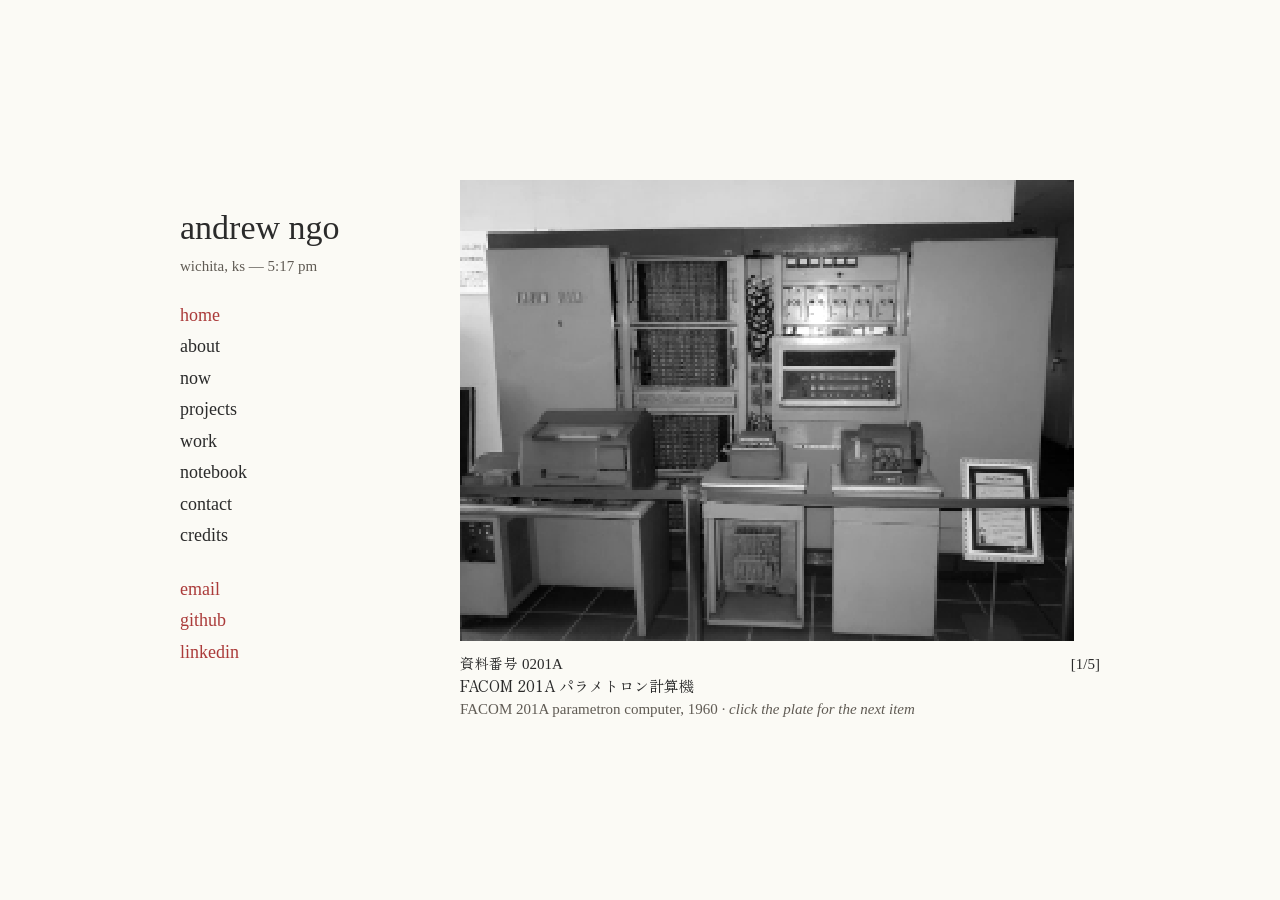
<file: index.html>
<!DOCTYPE html>
<html lang="en">
<head>
<meta charset="UTF-8">
<meta name="viewport" content="width=device-width, initial-scale=1.0">
<meta name="format-detection" content="telephone=no">
<meta name="description" content="Andrew Ngo: computer engineering student at Wichita State and software engineer intern at Bombardier. FPGA, DSP and digital design projects.">
<meta name="theme-color" content="#FBFAF5">
<meta property="og:title" content="andrew ngo">
<meta property="og:description" content="computer engineering @ wichita state. software engineer intern @ bombardier.">
<meta property="og:image" content="img/banner.jpg">
<link rel="icon" type="image/svg+xml" href="img/favicon.svg">
<link rel="icon" type="image/png" sizes="32x32" href="img/favicon-32.png">
<link rel="apple-touch-icon" href="img/apple-touch-icon.png">
<title>andrew ngo</title>
<link rel="preconnect" href="https://fonts.googleapis.com">
<link rel="preconnect" href="https://fonts.gstatic.com" crossorigin>
<link rel="stylesheet" href="https://fonts.googleapis.com/css2?family=IM+Fell+English:ital@0;1&family=IM+Fell+English+SC&family=Zen+Old+Mincho:wght@400&display=swap">
<style>
  :root {
    --paper: #FBFAF5;   /* 生成り kinari */
    --ink: #2b2b2b;
    --mute: #605b54;    /* 6.6:1 on paper */
    --red: #AB3B3A;     /* 真朱 shinshu, 5.9:1 on paper */
  }
  * { box-sizing: border-box; }
  html { background: var(--paper); }
  body {
    margin: 0; background: var(--paper); color: var(--ink);
    font: 400 18px/1.6 "IM Fell English", Georgia, serif;
  }
  [lang="ja"] { font-family: "Zen Old Mincho", "Hiragino Mincho ProN", serif; font-weight: 400; }
  a { color: var(--red); text-decoration: none; transition: color .3s ease; }
  a:hover { color: var(--ink); }
  a:focus-visible, button:focus-visible { outline: 2px solid var(--red); outline-offset: 3px; }
  h1:focus { outline: none; }
  h1:focus-visible { outline: 2px solid var(--red); outline-offset: 4px; }
  .lc { text-transform: lowercase; }
  .sr { position: absolute; width: 1px; height: 1px; overflow: hidden; clip: rect(0 0 0 0); white-space: nowrap; }
  p { margin: 0 0 .9em; }

  /* ---------- jkwon frame: sidebar + one fixed screen ---------- */
  .page {
    max-width: 85vw; min-height: 100vh; margin: 0 auto;
    display: flex; align-items: center; justify-content: center; gap: 80px;
  }
  .side { min-width: 200px; max-width: 240px; align-self: center; }
  .side .clock { color: var(--mute); font-size: 15px; margin: -14px 0 22px; font-variant-numeric: tabular-nums; }
  .clock-line {
    display: inline-block; font: inherit; color: inherit; letter-spacing: inherit; text-transform: inherit; text-align: left;
    background: none; border: 0; padding: 0; margin: 0; cursor: pointer;
    transition: opacity .5s ease, transform .5s ease, filter .5s ease, color .3s ease;
  }
  .clock-line:hover { color: var(--red); }
  .clock-line.swap { opacity: 0; transform: translateY(-3px); filter: blur(1.5px); }
  @media (prefers-reduced-motion: reduce) { .clock-line { transition: none; } }
  .side h1 { font: 400 34px/1.05 "IM Fell English SC", serif; margin: 0 0 22px; text-transform: lowercase; }
  .side h1 a { color: var(--ink); }
  .side h1 a:hover { color: var(--red); }
  .side ul { list-style: none; margin: 0 0 22px; padding: 0; }
  .side li { line-height: 1.75; }
  .side nav a { color: var(--ink); }
  .side nav a:hover, .side nav a[aria-current="page"] { color: var(--red); }

  .screen {
    width: 50vw; height: 60vh; overflow-y: auto;
    scrollbar-width: none; -ms-overflow-style: none;
  }
  .screen::-webkit-scrollbar { display: none; }
  /* soft fade on whichever edge has more to scroll; set by JS */
  @property --ft { syntax: "<length>"; inherits: false; initial-value: 0px; }
  @property --fb { syntax: "<length>"; inherits: false; initial-value: 0px; }
  .screen {
    --ft: 0px; --fb: 0px;
    -webkit-mask-image: linear-gradient(to bottom, transparent, #000 var(--ft), #000 calc(100% - var(--fb)), transparent);
    mask-image: linear-gradient(to bottom, transparent, #000 var(--ft), #000 calc(100% - var(--fb)), transparent);
    transition: --ft .25s ease, --fb .25s ease;
  }
  .screen.more-above { --ft: 40px; }
  .screen.more-below { --fb: 64px; }
  .view[hidden] { display: none; }
  @media (prefers-reduced-motion: no-preference) {
    .view.in { animation: fade .12s ease-out; }
    @keyframes fade { from { opacity: 0; } to { opacity: 1; } }
  }

  /* ---------- home: the scan ---------- */
  .view--home { height: 100%; display: flex; flex-direction: column; }
  .scan-btn {
    flex: 1 1 auto; min-height: 0; display: block; width: 100%; padding: 0; margin: 0;
    border: 0; background: none; cursor: pointer;
  }
  .scan-btn canvas {
    display: block; width: 100%; height: 100%; object-fit: contain; object-position: left center;
    image-rendering: pixelated; image-rendering: crisp-edges;
    filter: grayscale(1) contrast(1.15);
  }
  .card { flex: none; margin: 12px 0 0; font-size: 15px; line-height: 1.5; color: var(--mute); }
  .card .no { display: flex; justify-content: space-between; gap: 12px; color: var(--ink); }
  .card .no [lang="ja"] { font-size: 14px; letter-spacing: .04em; }
  .card .jp { display: block; color: var(--ink); }
  .card .hint { font-style: italic; }

  /* ---------- views ---------- */
  .spec { margin: 0; padding: 0; list-style: none; }
  .spec li { margin: 0 0 .45em; }
  .k { color: var(--mute); }
  .date { color: var(--mute); font-variant-numeric: tabular-nums; white-space: nowrap; }
  .sub { display: block; color: var(--mute); font-size: 15px; line-height: 1.45; }
  .status { color: var(--mute); font-style: italic; }
  .disclaimer { color: var(--mute); font-size: 14px; font-style: italic; margin: 0 0 18px; }
  .post { max-width: 64ch; }
  .post h2 { font: 400 26px/1.25 "IM Fell English", serif; margin: 0 0 4px; }
  .post .date { display: block; margin-bottom: 22px; }
  .post h3 { font: 400 21px/1.3 "IM Fell English", serif; margin: 1.6em 0 .4em; }
  .post h4 { font: italic 400 18px/1.3 "IM Fell English", serif; margin: 1.4em 0 .3em; }
  .post p, .post ul, .post ol, .post blockquote, .post pre { margin: 0 0 1em; }
  .post ul, .post ol { padding-left: 1.4em; }
  .post blockquote { padding-left: 1em; border-left: 2px solid var(--mute); color: var(--mute); font-style: italic; }
  .post code { font: 14px/1.5 ui-monospace, "SF Mono", Menlo, monospace; background: rgba(0,0,0,.05); padding: 1px 4px; }
  .post pre { overflow-x: auto; padding: 12px 14px; background: rgba(0,0,0,.05); }
  .post pre code { background: none; padding: 0; }
  .post img { max-width: 100%; height: auto; display: block; margin: 0 auto; filter: grayscale(1); }
  .post strong { font-weight: 400; font-family: "IM Fell English SC", serif; letter-spacing: .02em; }
  .post hr { border: 0; text-align: center; margin: 1.6em 0; }
  .post hr::after { content: "＊"; color: var(--mute); }
  .kicker { color: var(--mute); font-size: 14px; letter-spacing: .1em; margin: 0 0 14px; }

  /* collapsible +/− headings */
  .fold { margin: 0 0 20px; }
  .fold h2 { font: 400 21px/1.3 "IM Fell English", serif; margin: 0 0 4px; display: flex; align-items: baseline; text-transform: lowercase; }
  .tog {
    font: inherit; color: inherit; background: none; border: 0; padding: 0; margin: 0; cursor: pointer;
    display: inline-flex; align-items: baseline; text-align: left; min-height: 32px; text-transform: inherit;
    transition: color .3s ease;
  }
  .tog:hover { color: var(--red); }
  .pm { display: inline-block; width: 1em; flex: none; color: var(--red); }
  .fold > .in-1 { margin-left: 1em; }
  .fold .body[hidden] { display: none; }
  .line { color: var(--mute); font-size: 15px; margin: 0 0 4px; text-transform: lowercase; }
  .award { font-size: 15px; margin: 0 0 4px; }
  .award [lang="ja"] { color: var(--red); margin-right: 6px; }
  .row { text-transform: lowercase; }

  /* ---------- ≤1024: sidebar becomes a row ---------- */
  @media (max-width: 1024px) {
    .page { flex-direction: column; align-items: stretch; justify-content: center; gap: 32px; padding: 40px 0; }
    .side { max-width: none; display: flex; flex-wrap: wrap; align-items: baseline; gap: 8px 28px; }
    .side h1 { margin: 0; }
    .side .clock { margin: 0; }
    .side ul { display: flex; flex-wrap: wrap; gap: 0 18px; margin: 0; }
    .screen { width: 100%; }
  }
  /* ---------- ≤768: sticky bar, panel flows ---------- */
  @media (max-width: 768px) {
    .page { max-width: none; min-height: 0; padding: 0 18px 48px; display: block; }
    .side {
      position: sticky; top: 0; z-index: 2; background: var(--paper);
      margin: 0 -18px 20px; padding: 14px 18px 10px; gap: 4px 20px;
    }
    .side h1 { font-size: 28px; flex-basis: 100%; }
    .side .clock { flex-basis: 100%; font-size: 14px; }
    .side .links { display: none; }
    .screen { height: auto; overflow: visible; }
    .view--home { height: auto; }
    .scan-btn { aspect-ratio: 4 / 3; flex: none; }
    .fold > .in-1 { margin-left: 0; }
  }
  @media (prefers-reduced-motion: reduce) { a, .tog { transition: none; } }
</style>
</head>
<body>
<div class="page">
  <header class="side">
    <h1 id="title" tabindex="-1"><a href="#/" id="title-link"></a></h1>
    <p class="clock lc"><button type="button" class="clock-line" id="clock-line" title="switch city"><span id="clock-place">wichita, ks</span> — <time id="clock">--:--</time></button></p>
    <nav aria-label="sections">
      <ul class="lc" id="nav">
        <li><a href="#/">home</a></li>
        <li><a href="#/about">about</a></li>
        <li><a href="#/now">now</a></li>
        <li><a href="#/projects">projects</a></li>
        <li><a href="#/work">work</a></li>
        <li><a href="#/notebook">notebook</a></li>
        <li><a href="#/contact">contact</a></li>
        <li><a href="#/credits">credits</a></li>
      </ul>
    </nav>
    <ul class="links lc" id="links"></ul>
  </header>

  <main class="screen" id="screen">
    <div class="view view--home" data-route="" hidden>
      <button type="button" class="scan-btn" id="scan-btn" aria-describedby="scan-cap">
        <canvas id="scan-canvas" width="264" height="198" aria-hidden="true"></canvas>
        <span class="sr">show next archive item</span>
      </button>
      <p class="card" id="scan-cap" aria-live="polite"></p>
    </div>

    <div class="view" data-route="about" hidden>
      <p class="kicker" lang="ja" aria-hidden="true">概要</p>
      <div id="about-text"></div>
    </div>

    <div class="view" data-route="now" hidden>
      <p class="kicker" lang="ja" aria-hidden="true">近況</p>
      <div id="now-list" aria-live="polite"><p class="status lc">retrieving the log…</p></div>
    </div>

    <div class="view" data-route="projects" hidden>
      <p class="kicker" lang="ja" aria-hidden="true">制作</p>
      <div id="proj-list"></div>
    </div>

    <div class="view" data-route="work" hidden>
      <p class="kicker" lang="ja" aria-hidden="true">経歴</p>
      <div id="work-list"></div>
    </div>

    <div class="view" data-route="notebook" hidden>
      <p class="kicker" lang="ja" aria-hidden="true">覚書</p>
      <p class="disclaimer lc">all opinions are my own and do not reflect those of my employer or any organization i am affiliated with.</p>
      <div id="notebook-list" aria-live="polite"><p class="status lc">retrieving…</p></div>
    </div>

    <div class="view" data-route="post" hidden>
      <p class="kicker lc"><a href="#/notebook">← notebook</a></p>
      <p class="disclaimer lc">all opinions are my own and do not reflect those of my employer or any organization i am affiliated with.</p>
      <article class="post" id="post" aria-live="polite"></article>
    </div>

    <div class="view" data-route="contact" hidden>
      <p class="kicker" lang="ja" aria-hidden="true">連絡先</p>
      <ul class="spec" id="contact-list"></ul>
    </div>

    <div class="view" data-route="credits" hidden>
      <p class="kicker" lang="ja" aria-hidden="true">出典</p>
      <ul class="spec" id="credit-list"></ul>
      <p class="status lc" style="margin-top:28px">archive images via wikimedia commons. each links to its source page and license.</p>
    </div>
  </main>
</div>

<script src="data.js"></script>
<script>
(() => {
  const S = SITE, L = LAB, e = L.esc, $ = (id) => document.getElementById(id);
  const ext = (href, text) => `<a href="${e(href)}" target="_blank" rel="noopener">${text}</a>`;
  const handle = (u) => u.replace(/\/+$/, "").split("/").pop();
  /* "01/2026 – 05/2026" -> "01/26–05/26" */
  const shortDate = (s) => String(s).replace(/(\d{2})\/\d{2}(\d{2})/g, "$1/$2").replace(/\s*–\s*/g, "–");
  const fold = (id, label, inner, open, extra = "") => `<div class="fold">
      <h2><button class="tog" type="button" aria-expanded="${open}" aria-controls="${id}"><span class="pm" aria-hidden="true">${open ? "−" : "+"}</span>${label}</button>${extra}</h2>
      <div class="body in-1" id="${id}"${open ? "" : " hidden"}>${inner}</div></div>`;

  /* ---------- sidebar ---------- */
  $("links").innerHTML = `
    <li><a href="mailto:${e(S.email)}">email</a></li>
    <li>${ext(S.github, "github")}</li>
    <li>${ext(S.linkedin, "linkedin")}</li>`;

  /* ---------- home: one real artifact, click to cycle ---------- */
  const CARDS = [
    { key: "facom",   no: "0201A", jp: "FACOM 201A パラメトロン計算機" },
    { key: "kappa",   no: "0009K", jp: "カッパ9型 観測ロケット" },
    { key: "ohsumi",  no: "0001S", jp: "人工衛星 おおすみ" },
    { key: "tr55",    no: "0055T", jp: "ソニー TR-55 トランジスタラジオ" },
    { key: "busicom", no: "0141B", jp: "ビジコン 141-PF 電卓" }
  ].filter((c) => S.artifacts[c.key]);
  const cv = $("scan-canvas"), ctx = cv.getContext("2d"), cache = {};
  let idx = 0;
  function draw(img) {
    /* fit inside a 264×198 "scan" budget, then size the canvas to the image's own shape
       so portrait objects (Ohsumi) fill the panel height with the same pixel size */
    const r = Math.min(264 / img.naturalWidth, 198 / img.naturalHeight);
    cv.width = Math.round(img.naturalWidth * r); cv.height = Math.round(img.naturalHeight * r);
    ctx.drawImage(img, 0, 0, cv.width, cv.height);
  }
  function load(c) {
    return cache[c.key] || (cache[c.key] = new Promise((res, rej) => {
      const img = new Image();
      img.onload = () => res(img); img.onerror = rej;
      img.src = L.src(S.artifacts[c.key].src);
    }));
  }
  function show(i) {
    const c = CARDS[i], A = S.artifacts[c.key];
    $("scan-cap").innerHTML = `
      <span class="no"><span><span lang="ja">資料番号</span> ${c.no}</span><span>[${i + 1}/${CARDS.length}]</span></span>
      <span class="jp" lang="ja">${e(c.jp)}</span>
      <span class="sr">${e(A.alt)}. </span>${e(A.label)}${CARDS.length > 1 ? `<span class="hint lc"> · click the plate for the next item</span>` : ""}`;
    load(c).then((img) => { if (CARDS[idx] === c) draw(img); }).catch(() => ctx.clearRect(0, 0, cv.width, cv.height));
  }
  function next() {
    idx = (idx + 1) % CARDS.length; show(idx);
    load(CARDS[(idx + 1) % CARDS.length]).catch(() => {});
  }
  /* auto-advance every 7s until the visitor clicks; then it's manual for good.
     skipped while home isn't showing, the tab is hidden, or reduced motion is on */
  let autoplay = null;
  if (CARDS.length > 1 && !matchMedia("(prefers-reduced-motion: reduce)").matches) {
    load(CARDS[1]).catch(() => {});
    autoplay = setInterval(() => {
      if (document.hidden || $("scan-btn").closest(".view").hidden) return;
      $("scan-cap").setAttribute("aria-live", "off"); /* don't announce automatic changes */
      next();
    }, 7000);
  }
  $("scan-btn").addEventListener("click", () => {
    if (autoplay) { clearInterval(autoplay); autoplay = null; }
    $("scan-cap").setAttribute("aria-live", "polite");
    next();
  });
  if (CARDS.length) show(0); else $("scan-btn").hidden = true;

  /* ---------- about ---------- */
  $("about-text").innerHTML = S.about.map((p) => `<p>${e(p)}</p>`).join("");

  /* ---------- projects: "+ title" folds with "year — tags" ---------- */
  $("proj-list").innerHTML = S.projects.map((p, i) => {
    const titleLink = p.href ? `&nbsp;<a href="${e(p.href)}" target="_blank" rel="noopener" aria-label="${e(p.title)} on ${e(p.linkText)}">↗</a>` : "";
    const inner = `
      <p class="line">${e(p.year)} — ${p.tags.map(e).join(", ")}</p>
      ${p.award ? `<p class="award"><span lang="ja">受賞</span><span class="lc">award — </span>${e(p.award)}</p>` : ""}
      ${p.href ? `<p class="line">link — ${ext(p.href, e(p.linkText))}</p>` : ""}
      ${p.body.map((b) => `<p>${e(b)}</p>`).join("")}`;
    return `<div class="proj">${fold("pb-" + i, e(p.title), inner, false, titleLink)}
      <p class="in-1 blurb" style="margin-left:1em">${e(p.blurb)}</p></div>`;
  }).join("");

  /* ---------- work ledger: "role — company [mm/yy–mm/yy]" ---------- */
  const jobs = `<ul class="spec">` + S.jobs.map((j) => `<li>
      <span class="row">${e(j.role)} — ${e(j.co)} <span class="date">[${e(shortDate(j.date))}]</span></span>
      <span class="sub lc">${[j.unit, j.loc].filter(Boolean).map(e).join(" · ")}</span></li>`).join("") + `</ul>`;
  const school = `<ul class="spec"><li><span class="row">${e(S.school.role)} — ${e(S.school.co)} <span class="date">[${e(shortDate(S.school.date))}]</span></span></li></ul>`;
  $("work-list").innerHTML = fold("wk-0", "experience", jobs, true) + fold("wk-1", "education", school, true);

  /* ---------- contact ---------- */
  $("contact-list").innerHTML = `
    <li><span class="k lc">email — </span><a href="mailto:${e(S.email)}">${e(S.email)}</a></li>
    <li><span class="k lc">github — </span>${ext(S.github, e(handle(S.github)))}</li>
    <li><span class="k lc">linkedin — </span>${ext(S.linkedin, e(handle(S.linkedin)))}</li>`;

  /* ---------- credits: one line per archive item, in card order ---------- */
  $("credit-list").innerHTML = CARDS.map((c) => {
    const A = S.artifacts[c.key];
    return `<li><span class="k"><span lang="ja">資料番号</span> ${e(c.no)} — </span>${e(A.label)}, ${ext(A.page, e(A.credit))}</li>`;
  }).join("");

  /* ---------- currently ---------- */
  L.currently().then((groups) => {
    if (!groups.length) { $("now-list").innerHTML = `<p class="status lc">nothing logged at the moment.</p>`; return; }
    $("now-list").innerHTML = `<ul class="spec">` + groups.map((g) => g.items.map((it) => {
      const t = it.link ? ext(it.link, e(it.title)) : e(it.title);
      const by = it.by ? `, ${e(it.by)}` : "";
      const prog = it.progress ? ` <span class="date">[${e(it.progress)}]</span>` : "";
      return `<li><span class="k lc">${e(g.label)} — </span>${t}${by}${prog}</li>`;
    }).join("")).join("") + `</ul>`;
  }).catch(() => { $("now-list").innerHTML = `<p class="status lc">the log can't be reached right now. try again later.</p>`; });

  /* ---------- +/− folds ---------- */
  document.addEventListener("click", (ev) => {
    const b = ev.target.closest(".tog"); if (!b) return;
    const open = b.getAttribute("aria-expanded") !== "true";
    b.setAttribute("aria-expanded", String(open));
    b.querySelector(".pm").textContent = open ? "−" : "+";
    $(b.getAttribute("aria-controls")).hidden = !open;
  });

  /* ---------- notebook: every .md file in notebook/ is a post ----------
     line 1 = title (a leading "# " is fine), line 2 = date (YYYY-MM-DD), rest = body.
     files named README.md / template.md or starting with "_" are skipped (use "_" for drafts).
     discovery: the local dev server's folder listing, else the GitHub contents API
     (GitHub Pages has no folder listings). */
  const T_ROOT = "notebook/";
  const T_API = "https://api.github.com/repos/drewngo/drewngo.com/contents/notebook";
  const isPost = (n) => /\.md$/i.test(n) && !/^_/.test(n) && !/^(readme|template)\.md$/i.test(n);
  function listFiles() {
    return fetch(T_ROOT, { cache: "no-cache" })
      .then((r) => { if (!r.ok) throw 0; return r.text(); })
      .then((html) => {
        const names = [...html.matchAll(/href="([^"?#]+\.md)"/gi)].map((m) => decodeURIComponent(m[1].split("/").pop()));
        if (!names.length) throw 0;
        return names;
      })
      .catch(() => fetch(T_API).then((r) => { if (!r.ok) throw 0; return r.json(); })
        .then((items) => items.filter((f) => f.type === "file").map((f) => f.name)))
      .then((names) => [...new Set(names)].filter(isPost));
  }
  function parsePost(name, text) {
    const lines = text.replace(/^\uFEFF/, "").replace(/\r/g, "").split("\n");
    while (lines.length && !lines[0].trim()) lines.shift();
    const title = (lines.shift() || "").replace(/^#+\s*/, "").trim();
    let date = "";
    if (/^\d{4}-\d{1,2}-\d{1,2}\s*$/.test(lines[0] || "")) date = lines.shift().trim();
    return { slug: name.replace(/\.md$/i, ""), title: title || name.replace(/\.md$/i, ""), date, body: lines.join("\n") };
  }
  let postsP = null;
  const posts = () => postsP || (postsP = listFiles()
    .then((names) => Promise.all(names.map((n) =>
      fetch(T_ROOT + encodeURIComponent(n), { cache: "no-cache" })
        .then((r) => (r.ok ? r.text() : null))
        .then((t) => (t == null ? null : parsePost(n, t)))
        .catch(() => null))))
    .then((list) => list.filter(Boolean).sort((x, y) => y.date.localeCompare(x.date) || x.title.localeCompare(y.title))));
  const fmtDate = (iso) => { const [y, m, d] = String(iso).split("-").map(Number); return y ? `${m}/${d}/${String(y).slice(2)}` : ""; };

  function renderNotebookList() {
    posts().then((list) => {
      $("notebook-list").innerHTML = list.length
        ? `<ul class="spec">` + list.map((x) => `<li><a href="#/notebook/${encodeURIComponent(x.slug)}">${e(x.title)}</a>${x.date ? ` <span class="date">[${e(fmtDate(x.date))}]</span>` : ""}</li>`).join("") + `</ul>`
        : `<p class="status lc">nothing written yet.</p>`;
    }).catch(() => { $("notebook-list").innerHTML = `<p class="status lc">can't reach the notebook right now.</p>`; });
  }

  /* tiny markdown: # headings, paragraphs, - / 1. lists, > quotes, ``` code, ---, `code`, **b**, *i*, [link](url), ![img](src) */
  function md(src) {
    const safeUrl = (u) => /^(https?:|mailto:|#|\.{0,2}\/|[\w-]+(\.[\w-]+)*\/?)/i.test(u) && !/^javascript:/i.test(u) ? u : "#";
    const inline = (t) => e(t)
      .replace(/`([^`]+)`/g, "<code>$1</code>")
      .replace(/!\[([^\]]*)\]\(([^)\s]+)\)/g, (_, a, u) => `<img src="${safeUrl(u)}" alt="${a}" loading="lazy">`)
      .replace(/\[([^\]]+)\]\(([^)\s]+)\)/g, (_, a, u) => `<a href="${safeUrl(u)}"${/^https?:/.test(u) ? ' target="_blank" rel="noopener"' : ""}>${a}</a>`)
      .replace(/\*\*([^*]+)\*\*/g, "<strong>$1</strong>")
      .replace(/(^|[^*])\*([^*\s][^*]*)\*/g, "$1<em>$2</em>");
    const lines = src.replace(/\r/g, "").split("\n"), out = [];
    let i = 0;
    while (i < lines.length) {
      const ln = lines[i];
      if (/^```/.test(ln)) { const buf = []; i++; while (i < lines.length && !/^```/.test(lines[i])) buf.push(lines[i++]); i++; out.push(`<pre><code>${e(buf.join("\n"))}</code></pre>`); continue; }
      if (!ln.trim()) { i++; continue; }
      let m;
      if ((m = ln.match(/^(#{1,3})\s+(.*)/))) { const lv = Math.min(4, m[1].length + 2); out.push(`<h${lv}>${inline(m[2])}</h${lv}>`); i++; continue; }
      if (/^(-{3,}|\*{3,})\s*$/.test(ln)) { out.push("<hr>"); i++; continue; }
      if (/^\s*[-*]\s+/.test(ln) || /^\s*\d+\.\s+/.test(ln)) {
        const ol = /^\s*\d+\./.test(ln), items = [];
        while (i < lines.length && (ol ? /^\s*\d+\.\s+/ : /^\s*[-*]\s+/).test(lines[i])) items.push(lines[i++].replace(/^\s*(?:[-*]|\d+\.)\s+/, ""));
        out.push(`<${ol ? "ol" : "ul"}>${items.map((x) => `<li>${inline(x)}</li>`).join("")}</${ol ? "ol" : "ul"}>`); continue;
      }
      if (/^>\s?/.test(ln)) { const buf = []; while (i < lines.length && /^>\s?/.test(lines[i])) buf.push(lines[i++].replace(/^>\s?/, "")); out.push(`<blockquote>${inline(buf.join(" "))}</blockquote>`); continue; }
      const buf = []; while (i < lines.length && lines[i].trim() && !/^(#{1,3}\s|```|>|\s*[-*]\s|\s*\d+\.\s|-{3,}\s*$)/.test(lines[i])) buf.push(lines[i++]);
      if (!buf.length) buf.push(lines[i++]);
      out.push(`<p>${inline(buf.join(" "))}</p>`);
    }
    return out.join("\n");
  }

  function renderPost(slug) {
    $("post").innerHTML = `<p class="status lc">opening…</p>`;
    return posts().then((list) => {
      const x = list.find((p) => p.slug.toLowerCase() === slug.toLowerCase());
      if (!x) throw 0;
      $("post").innerHTML = `<h2>${e(x.title)}</h2>${x.date ? `<span class="date">[${e(fmtDate(x.date))}]</span>` : ""}` + md(x.body);
      document.title = `${x.title.toLowerCase()} · ${S.name.toLowerCase()}`;
    }).catch(() => { $("post").innerHTML = `<p class="status lc">that note isn't in the notebook.</p>`; });
  }

  /* ---------- local time, alternating wichita / hampton every 10s ---------- */
  const PLACES = [
    { name: "wichita, ks", tz: "America/Chicago" },
    { name: "hampton, va", tz: "America/New_York" },
  ].map((p) => ({ ...p, fmt: new Intl.DateTimeFormat("en-US", { timeZone: p.tz, hour: "numeric", minute: "2-digit" }) }));
  let place = 0;
  function showClock() {
    const p = PLACES[place];
    $("clock-place").textContent = p.name;
    $("clock").textContent = p.fmt.format(new Date()).toLowerCase().replace(/\s/g, " ");
  }
  function tick() {
    const now = new Date();
    showClock();
    setTimeout(tick, 60000 - (now.getSeconds() * 1000 + now.getMilliseconds()) + 50);
  }
  tick();
  const still = matchMedia("(prefers-reduced-motion: reduce)");
  let swapping = false, loop;
  function swapCity() {
    if (swapping) return;
    const line = $("clock-line");
    const next = () => { place = (place + 1) % PLACES.length; showClock(); };
    if (still.matches || document.hidden) return next();
    swapping = true;
    line.classList.add("swap");
    setTimeout(() => { next(); line.classList.remove("swap"); swapping = false; }, 500);
  }
  const startLoop = () => { clearInterval(loop); loop = setInterval(swapCity, 10000); };
  /* click swaps now; the 10s loop restarts so it doesn't flip right back */
  $("clock-line").addEventListener("click", () => { swapCity(); startLoop(); });
  startLoop();

  /* ---------- hash router ---------- */
  const TITLES = { "": S.name, about: "about", now: "now", projects: "projects", work: "work", contact: "contact", credits: "credits", notebook: "notebook", post: "notebook" };
  const views = [...document.querySelectorAll(".view")];
  const navLinks = [...document.querySelectorAll("#nav a")];
  let first = true;
  function route() {
    let r = location.hash.replace(/^#\/?/, "").toLowerCase(), slug = null;
    if (r.startsWith("notebook/")) { slug = decodeURIComponent(r.slice("notebook/".length)); r = "post"; }
    if (!(r in TITLES)) r = "";
    if (r === "notebook") renderNotebookList();
    views.forEach((v) => {
      const on = v.dataset.route === r;
      v.hidden = !on;
      v.classList.toggle("in", on && !first);
    });
    navLinks.forEach((a) => {
      if (a.getAttribute("href") === "#/" + (r === "post" ? "notebook" : r)) a.setAttribute("aria-current", "page");
      else a.removeAttribute("aria-current");
    });
    $("title-link").textContent = TITLES[r];
    document.title = r ? `${TITLES[r]} · ${S.name.toLowerCase()}` : S.name.toLowerCase();
    if (slug) renderPost(slug);
    $("screen").scrollTop = 0;
    if (!first) {
      if (window.scrollY) window.scrollTo(0, 0);
      $("title").focus({ preventScroll: true });
    }
    first = false;
  }
  /* scroll cue: fade the edge(s) of the screen that hide more content */
  const scr = $("screen");
  const cue = () => {
    const max = scr.scrollHeight - scr.clientHeight;
    scr.classList.toggle("more-above", scr.scrollTop > 2);
    scr.classList.toggle("more-below", max - scr.scrollTop > 2);
  };
  scr.addEventListener("scroll", cue, { passive: true });
  window.addEventListener("resize", cue);
  scr.addEventListener("load", cue, true); /* images in posts change the height */
  new MutationObserver(cue).observe(scr, { childList: true, subtree: true, attributes: true, attributeFilter: ["hidden"] });
  if (document.fonts) document.fonts.ready.then(cue);
  window.addEventListener("hashchange", route);
  route();
})();
</script>
</body>
</html>
</file>
